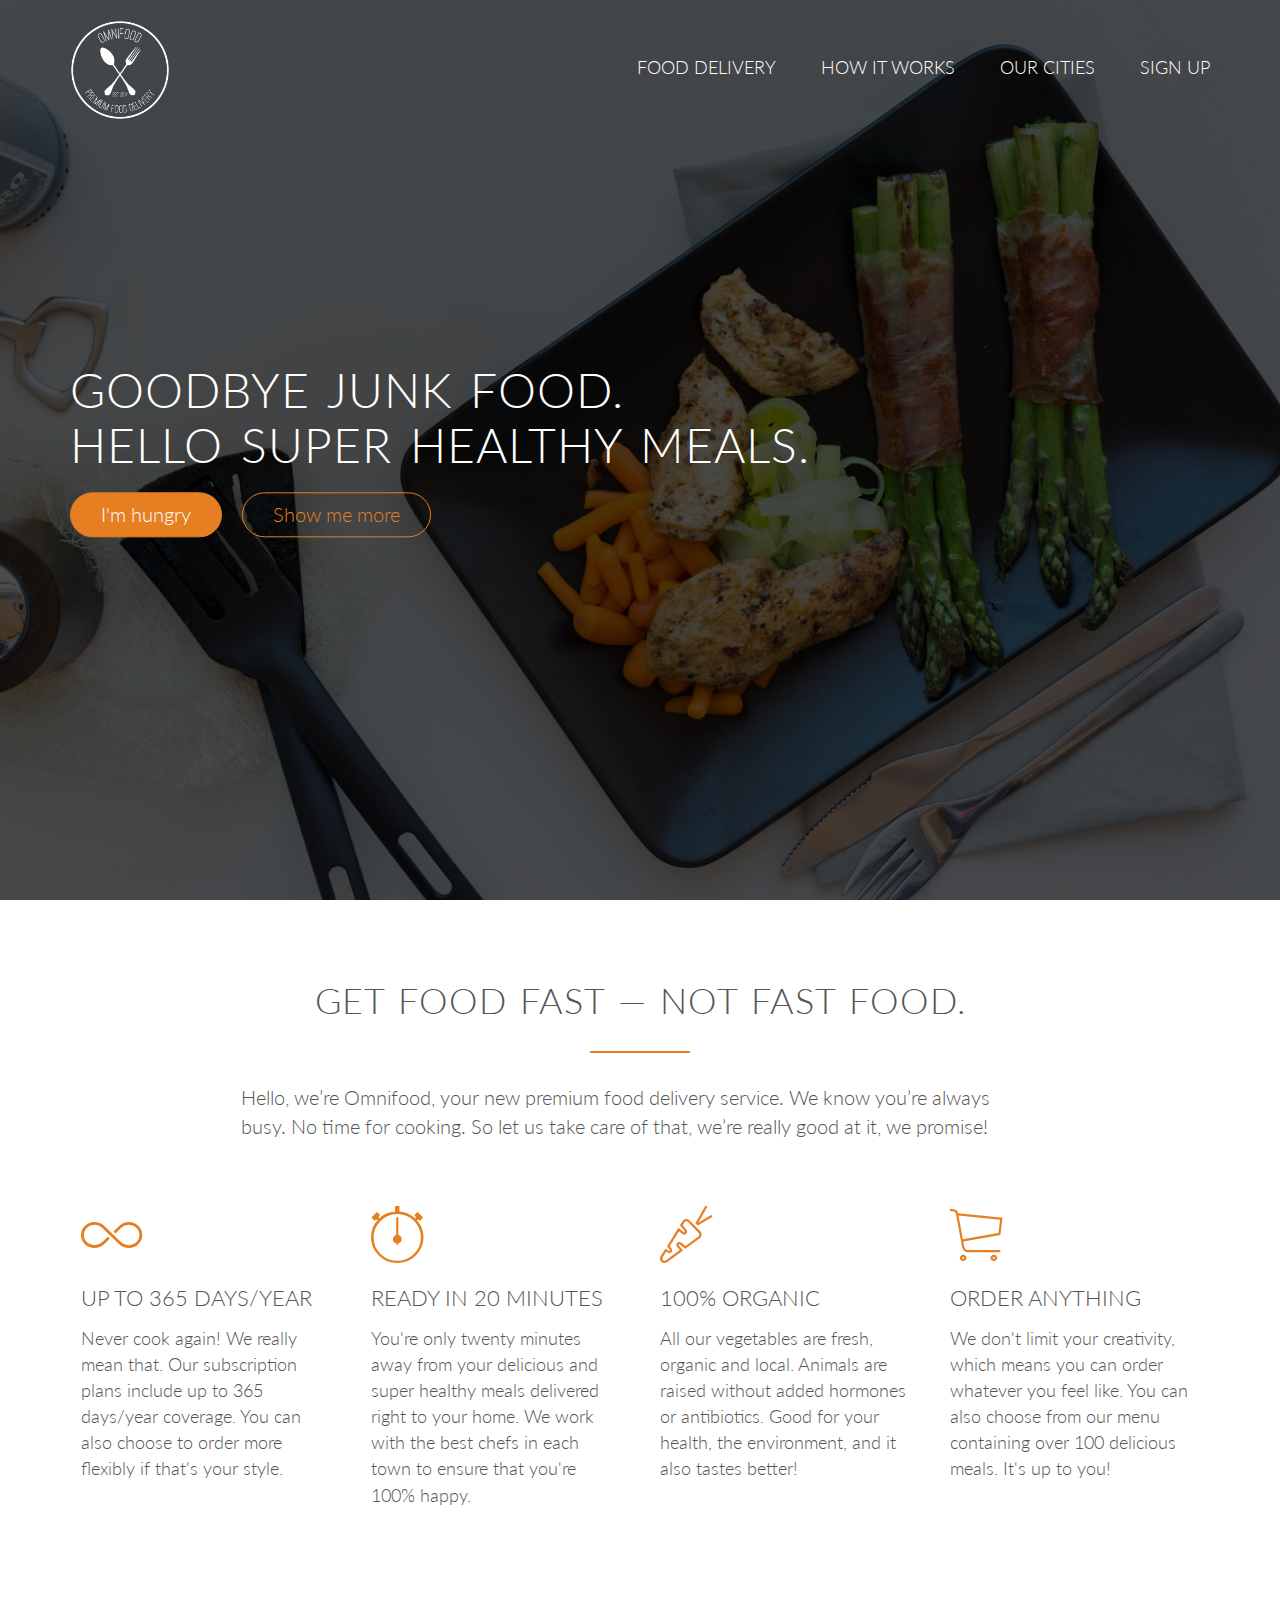
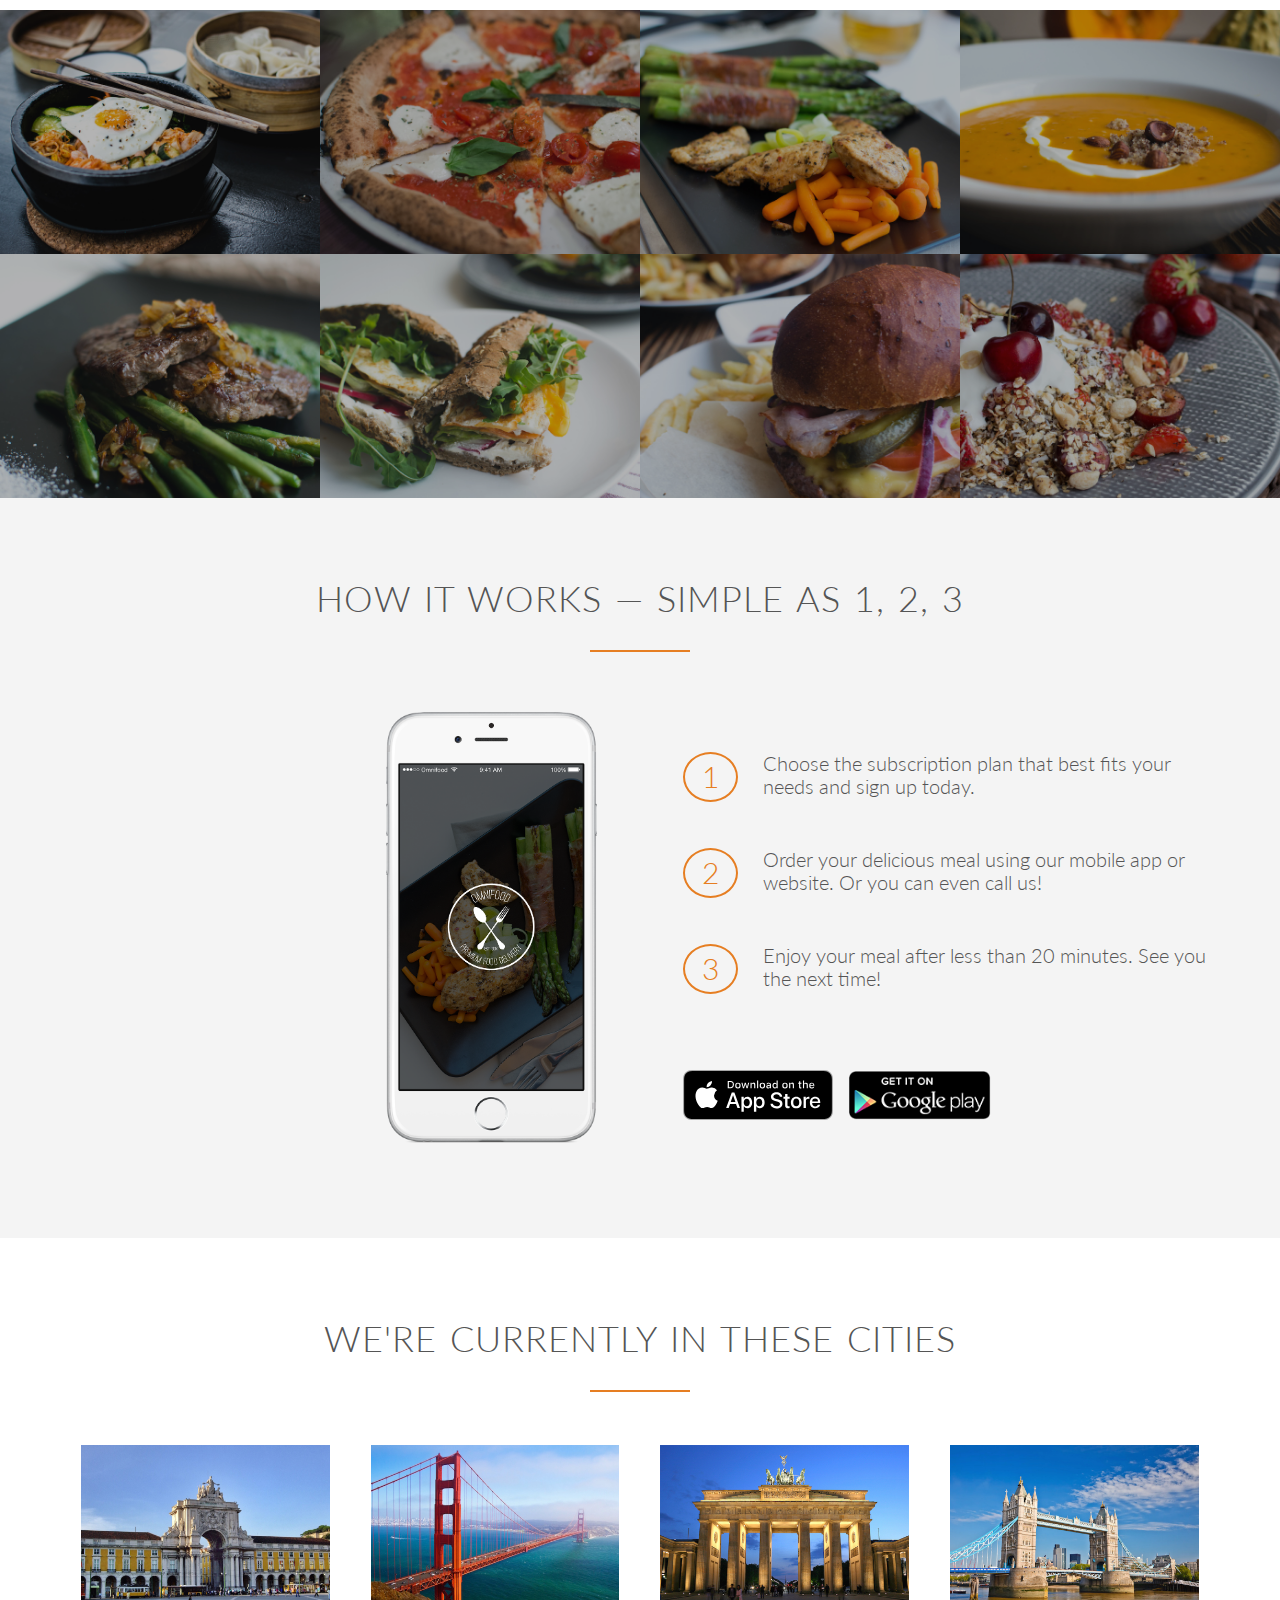
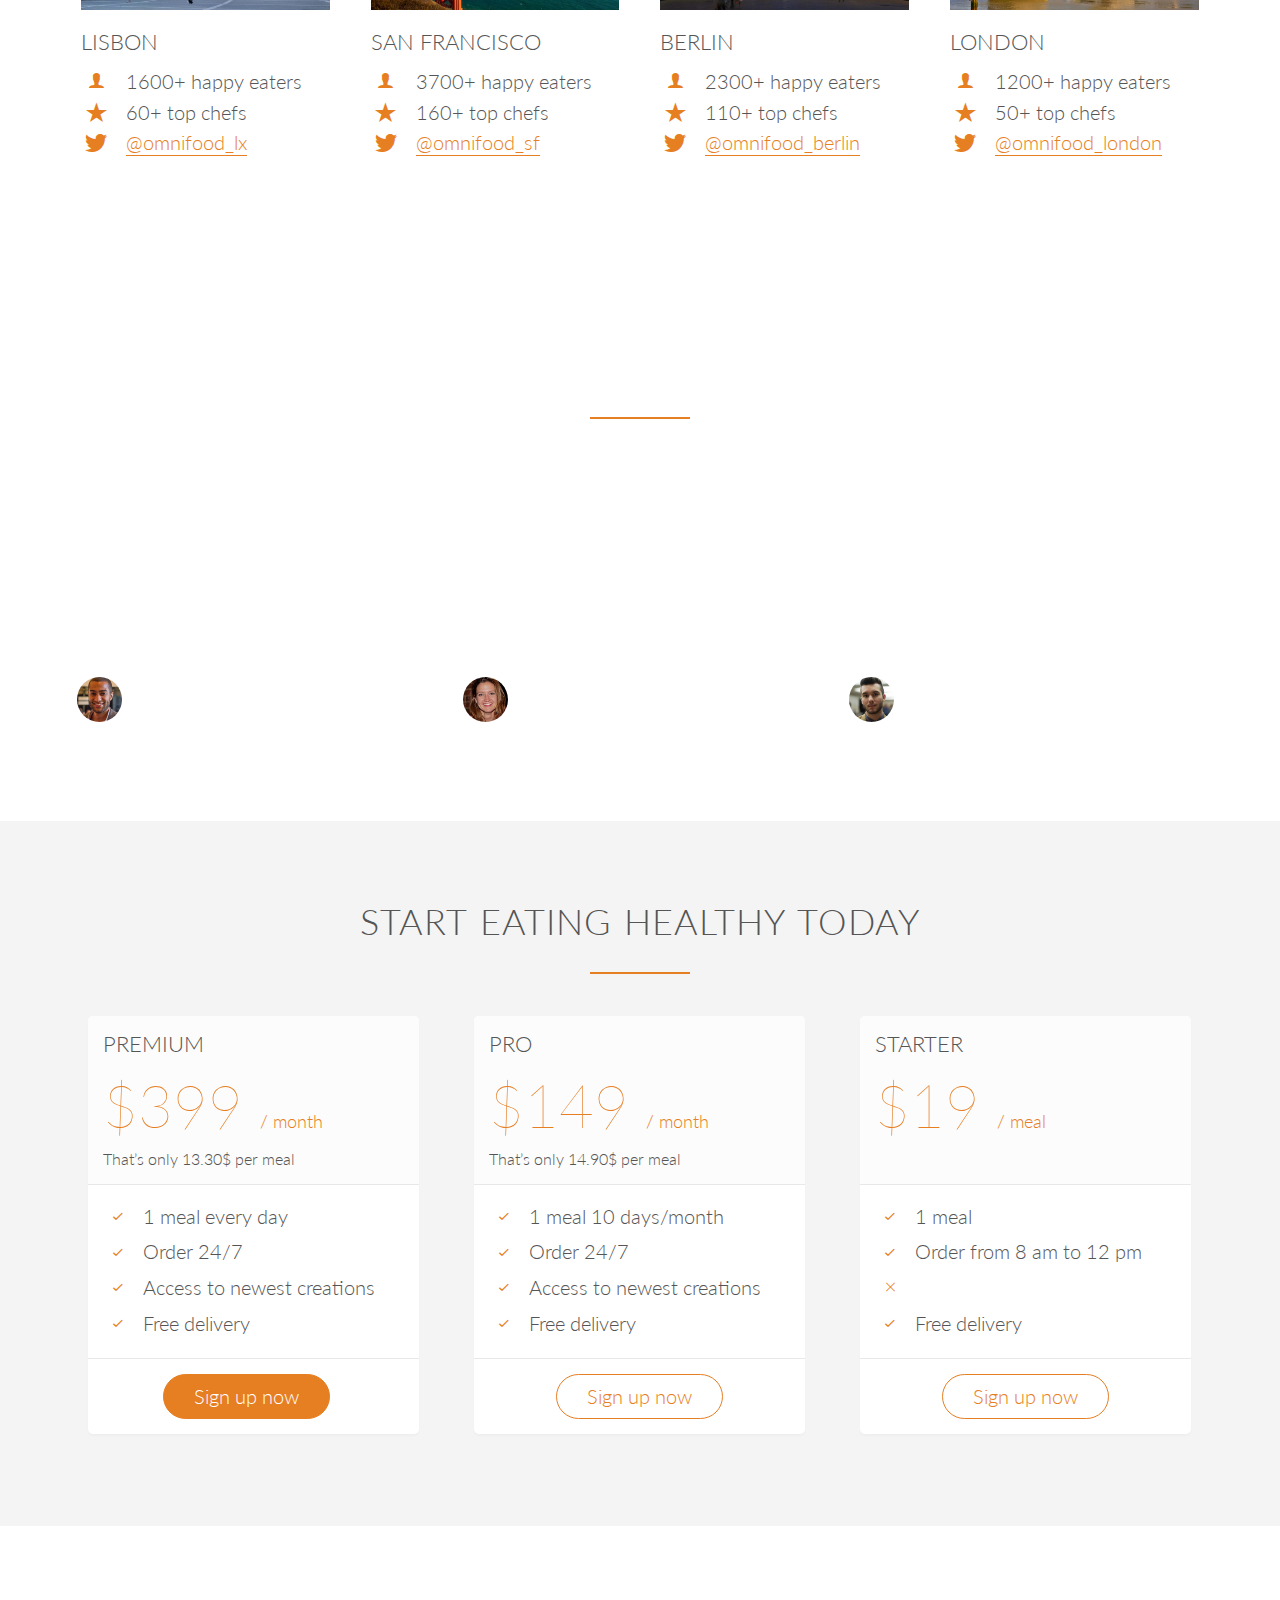
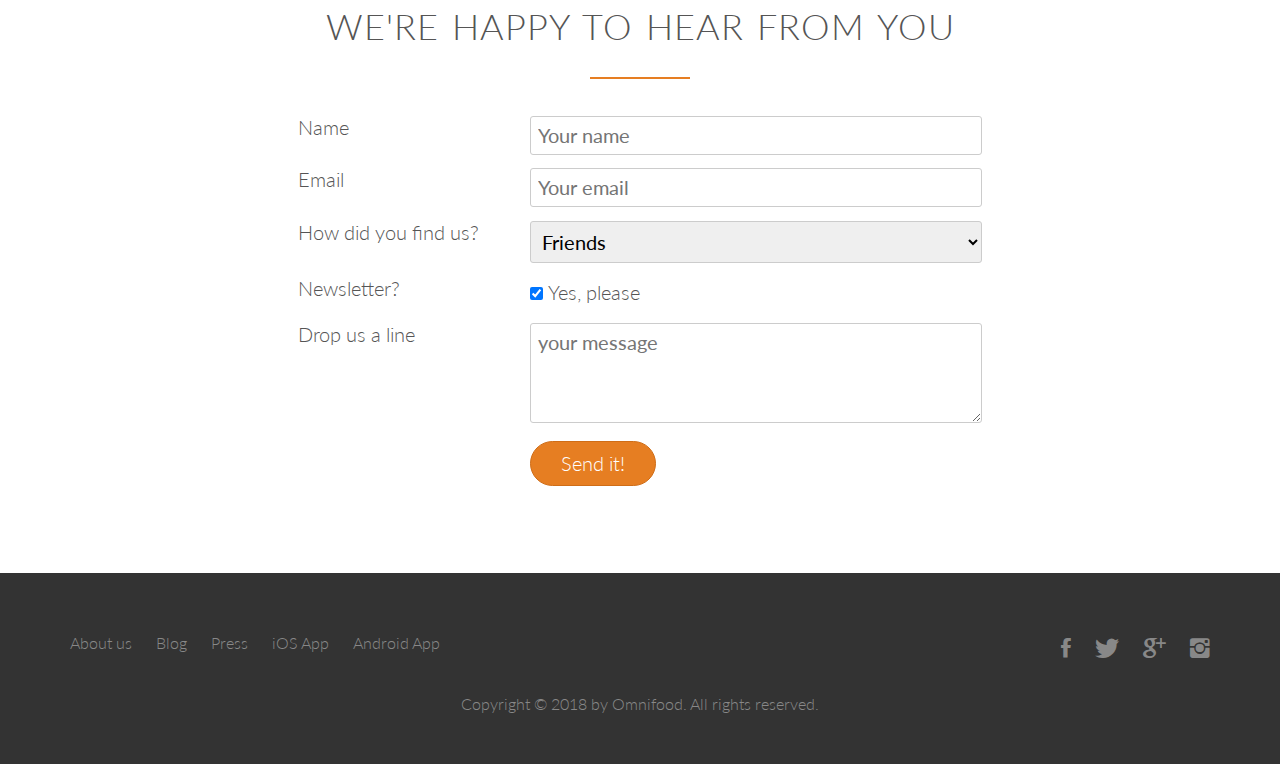
<file: junk_food_page/index.html>
<!DOCTYPE html>
<html lang="en">
  <head>
    <meta charset="utf-8">
    <link rel="stylesheet" type="text/css" href="vendors/css/normalize.css">
    <link rel="stylesheet" type="text/css" href="vendors/css/grid.css">
    <link rel="stylesheet" type="text/css" href="vendors/css/ionicons.min.css">
    <link rel="stylesheet" type="text/css" href="resources/css/style.css">
    <link href="https://fonts.googleapis.com/css?family=Lato:100,300,300i,400" rel="stylesheet" type="text/css">
    <title>Omnifood</title>
  </head>
  <body>
    <header>
      <nav>
        <div class="row">
          <img class="logo" src="resources/css/images/logo-white.png" alt="Omnifood LOGO">
          <ul class="main-nav">
            <li><a href="#">Food delivery</a></li>
            <li><a href="#">How it works</a></li>
            <li><a href="#">Our cities</a></li>
            <li><a href="#">Sign up</a></li>
          </ul>
        </div>
      </nav>
      <div class="hero-text-box">
        <h1>Goodbye junk food.<br>Hello super healthy meals.</h1>
        <a class="btn btn-full" href="#">I'm hungry</a>
        <a class="btn btn-ghost" href="#">Show me more</a>
      </div>
    </header>
    <section class="section-features">
      <div class="row">
        <h2>Get food fast &mdash; not fast food.</h2>
        <p class="long-copy">
          Hello, we’re Omnifood, your new premium food delivery service. We know you’re always busy. No time for cooking. So let us take care of that, we’re really good at it, we promise!
        </p>
      </div>
      <div class="row">
          <div class="col span-1-of-4 box">
            <i class="ion-ios-infinite-outline icon-big"></i>
            <h3>Up to 365 days/year</h3>
            <p>
              Never cook again! We really mean that. Our subscription plans include up to 365 days/year coverage. You can also choose to order more flexibly if that's your style.
            </p>
          </div>
          <div class="col span-1-of-4 box">
            <i class="ion-ios-stopwatch-outline icon-big"></i>
            <h3>Ready in 20 minutes</h3>
            <p>
              You're only twenty minutes away from your delicious and super healthy meals delivered right to your home. We work with the best chefs in each town to ensure that you're 100% happy.
            </p>
          </div>
          <div class="col span-1-of-4 box">
            <i class="ion-ios-nutrition-outline icon-big"></i>
            <h3>100% organic</h3>
            <p>
              All our vegetables are fresh, organic and local. Animals are raised without added hormones or antibiotics. Good for your health, the environment, and it also tastes better!
            </p>
          </div>
          <div class="col span-1-of-4 box">
            <i class="ion-ios-cart-outline icon-big"></i>
            <h3>Order anything</h3>
            <p>
              We don't limit your creativity, which means you can order whatever you feel like. You can also choose from our menu containing over 100 delicious meals. It's up to you!
            </p>
          </div>
      </div>
    </section>
    <section class="section-meals">
      <ul class="meals-showcase clearfix">
        <li>
          <figure class="meal-photo">
            <img src="resources/images/1.jpg" alt="Korean bibimbap with egg and vegetables">
          </figure>
        </li>
        <li>
          <figure class="meal-photo">
            <img src="resources/images/2.jpg" alt="Simple italian pizza with cherry tomatoes">
          </figure>
        </li>
        <li>
          <figure class="meal-photo">
            <img src="resources/images/3.jpg" alt="Chicken breast steak with vegetables">
          </figure>
        </li>
        <li>
          <figure class="meal-photo">
            <img src="resources/images/4.jpg" alt="Autumn pumpkin soup">
          </figure>
        </li>
      </ul>
      <ul class="meals-showcase clearfix">
        <li>
          <figure class="meal-photo">
            <img src="resources/images/5.jpg" alt="Paleo beef steak with vegetables">
          </figure>
        </li>
        <li>
          <figure class="meal-photo">
            <img src="resources/images/6.jpg" alt="Healthy baguette with egg and vegetables">
          </figure>
        </li>
        <li>
          <figure class="meal-photo">
            <img src="resources/images/7.jpg" alt="Burger with cheddar and bacon">
          </figure>
        </li>
        <li>
          <figure class="meal-photo">
            <img src="resources/images/8.jpg" alt="Granola with cherries and strawberries">
          </figure>
        </li>
      </ul>
    </section>
    <section class="section-steps">
      <div class="row">
        <h2>How it works &mdash; Simple as 1, 2, 3</h2>
      </div>
      <div class="row">
        <div class="col span-1-of-2 steps-box">
          <img src="resources/images/app-iPhone.png" class="app-screen" alt="Omnifood app on iPhone">
        </div>
        <div class="col span-1-of-2 steps-box">
          <div class="works-step">
            <div>1</div>
            <p>Choose the subscription plan that best fits your needs and sign up today.</p>
          </div>
          <div class="works-step">
            <div>2</div>
            <p>Order your delicious meal using our mobile app or website. Or you can even call us!</p>
          </div>
          <div class="works-step">
            <div>3</div>
            <p>Enjoy your meal after less than 20 minutes. See you the next time!</p>
          </div>
          <a href="#" class="btn-app"><img src="resources/images/download-app.svg" alt="App Store Button"></a>
          <a href="#" class="btn-app"><img src="resources/images/download-app-android.png" alt="App Store Button"></a>
        </div>
      </div>
    </section>
    <section class="section-cities">
      <div class="row">
        <h2>We're currently in these cities</h2>
      </div>
      <div class="row">
        <div class="col span-1-of-4 box">
          <img class="cities-image" src="resources/images/lisbon-3.jpg" alt="Lisbon">
          <h3>Lisbon</h3>
          <div class="city-future">
            <i class="ion-ios-person icon-small"></i>
            1600+ happy eaters
          </div>
          <div class="city-future">
            <i class="ion-ios-star icon-small"></i>
            60+ top chefs
          </div>
          <div class="city-future">
            <i class="ion-social-twitter icon-small"></i>
            <a href="#">@omnifood_lx</a>
          </div>
        </div>
        <div class="col span-1-of-4 box">
          <img class="cities-image" src="resources/images/san-francisco.jpg" alt="San Francisco">
          <h3>San Francisco</h3>
          <div class="city-future">
            <i class="ion-ios-person icon-small"></i>
            3700+ happy eaters
          </div>
          <div class="city-future">
            <i class="ion-ios-star icon-small"></i>
            160+ top chefs
          </div>
          <div class="city-future">
            <i class="ion-social-twitter icon-small"></i>
            <a href="#">@omnifood_sf</a>
          </div>
        </div>
        <div class="col span-1-of-4 box">
          <img class="cities-image" src="resources/images/berlin.jpg" alt="Berlin">
          <h3>Berlin</h3>
          <div class="city-future">
            <i class="ion-ios-person icon-small"></i>
            2300+ happy eaters
          </div>
          <div class="city-future">
            <i class="ion-ios-star icon-small"></i>
            110+ top chefs
          </div>
          <div class="city-future">
            <i class="ion-social-twitter icon-small"></i>
            <a href="#">@omnifood_berlin</a>
          </div>
        </div>
        <div class="col span-1-of-4 box">
          <img class="cities-image" src="resources/images/london.jpg" alt="London">
          <h3>London</h3>
          <div class="city-future">
            <i class="ion-ios-person icon-small"></i>
            1200+ happy eaters
          </div>
          <div class="city-future">
            <i class="ion-ios-star icon-small"></i>
            50+ top chefs
          </div>
          <div class="city-future">
            <i class="ion-social-twitter icon-small"></i>
            <a href="#">@omnifood_london</a>
          </div>
        </div>
      </div>
    </section>
    <section class="section-testimonials">
      <div class="row">
        <h2>Our customers can't live without us</h2>
      </div>
      <div class="row">
        <div class="col span-1-of-3">
          <blockquote>
            Omnifood is just awesome! I just launched a startup which leaves me with no time for cooking, so Omnifood is a life-saver. Now that I got used to it, I couldn't live without my daily meals!
            <cite><img src="resources/images/customer-1.jpg" alt="Alberto Duncan">Alberto Duncan</cite>
          </blockquote>
        </div>
        <div class="col span-1-of-3">
          <blockquote>
            Inexpensive, healthy and great-tasting meals, delivered right to my home. We have lots of food delivery here in Lisbon, but no one comes even close to Omifood. Me and my family are so in love!
            <cite><img src="resources/images/customer-2.jpg" alt="Joana Silva">Joana Silva</cite>
          </blockquote>
        </div>
        <div class="col span-1-of-3">
          <blockquote>
            I was looking for a quick and easy food delivery service in San Franciso. I tried a lot of them and ended up with Omnifood. Best food delivery service in the Bay Area. Keep up the great work!
            <cite><img src="resources/images/customer-3.jpg" alt="Milton Chapman">Milton Chapman</cite>
          </blockquote>
        </div>
      </div>
    </section>
    <section class="section-plans">
      <div class="row">
        <h2>Start eating healthy today</h2>
      </div>
      <div class="row">
        <div class="col span-1-of-3">
          <div class="plan-box">
            <div>
              <h3>Premium</h3>
              <p class="plan-price">$399 <span>/ month</span></p>
              <p class="plan-price-meal">That’s only 13.30$ per meal</p>
            </div>
            <div>
              <ul>
                <li><i class="ion-ios-checkmark-empty icon-small"></i>1 meal every day</li>
                <li><i class="ion-ios-checkmark-empty icon-small"></i>Order 24/7</li>
                <li><i class="ion-ios-checkmark-empty icon-small"></i>Access to newest creations</li>
                <li><i class="ion-ios-checkmark-empty icon-small"></i>Free delivery</li>
              </ul>
            </div>
            <div>
              <a href="#" class="btn btn-full">Sign up now</a>
            </div>
          </div>
        </div>
        <div class="col span-1-of-3">
          <div class="plan-box">
            <div>
              <h3>Pro</h3>
              <p class="plan-price">$149 <span>/ month</span></p>
              <p class="plan-price-meal">That’s only 14.90$ per meal</p>
            </div>
            <div>
              <ul>
                <li><i class="ion-ios-checkmark-empty icon-small"></i>1 meal 10 days/month</li>
                <li><i class="ion-ios-checkmark-empty icon-small"></i>Order 24/7</li>
                <li><i class="ion-ios-checkmark-empty icon-small"></i>Access to newest creations</li>
                <li><i class="ion-ios-checkmark-empty icon-small"></i>Free delivery</li>
              </ul>
            </div>
            <div>
              <a href="#" class="btn btn-ghost">Sign up now</a>
            </div>
          </div>
        </div>
        <div class="col span-1-of-3">
          <div class="plan-box">
            <div>
              <h3>Starter</h3>
              <p class="plan-price">$19 <span>/ meal</span></p>
              <p class="plan-price-meal">&nbsp;</p>
            </div>
            <div>
              <ul>
                <li><i class="ion-ios-checkmark-empty icon-small"></i>1 meal</li>
                <li><i class="ion-ios-checkmark-empty icon-small"></i>Order from 8 am to 12 pm</li>
                <li><i class="ion-ios-close-empty icon-small"></i></li>
                <li><i class="ion-ios-checkmark-empty icon-small"></i>Free delivery</li>
              </ul>
            </div>
            <div>
              <a href="#" class="btn btn-ghost">Sign up now</a>
            </div>
          </div>
        </div>
      </div>
    </section>
    <section class="section-form">
      <div class="row">
        <h2>We're happy to hear from you</h2>
      </div>
      <div class="row">
        <form class="contact-form" action="#" method="post">
          <div class="row">
            <div class="col span-1-of-3">
              <label for="name">Name</label>
            </div>
            <div class="col span-2-of-3">
              <input type="text" name="name" id="name" placeholder="Your name" required>
            </div>
          </div>
          <div class="row">
            <div class="col span-1-of-3">
              <label for="email">Email</label>
            </div>
            <div class="col span-2-of-3">
              <input type="email" name="email" id="email" placeholder="Your email" required>
            </div>
          </div>
          <div class="row">
            <div class="col span-1-of-3">
              <label for="find-us">How did you find us?</label>
            </div>
            <div class="col span-2-of-3">
              <select name="find-us" id="find-us">
                <option value="friends" selected>Friends</option>
                <option value="search">Search engine</option>
                <option value="ad">Advertisement</option>
                <option value="other">Other</option>
              </select>
            </div>
          </div>
          <div class="row">
            <div class="col span-1-of-3">
              <label for="news">Newsletter?</label>
            </div>
            <div class="col span-2-of-3">
              <input type="checkbox" name="news" id="news" checked>Yes, please
            </div>
          </div>
          <div class="row">
            <div class="col span-1-of-3">
              <label>Drop us a line</label>
            </div>
            <div class="col span-2-of-3">
              <textarea name="message" placeholder="your message"></textarea>
            </div>
          </div>
          <div class="row">
            <div class="col span-1-of-3">
              <label>&nbsp;</label>
            </div>
            <div class="col span-2-of-3">
              <input type="submit" value="Send it!">
            </div>
          </div>
        </form>
      </div>
    </section>
    <footer>
      <div class="row">
        <div class="col span-1-of-2">
          <ul class="footer-nav">
            <li><a href="#">About us</a></li>
            <li><a href="#">Blog</a></li>
            <li><a href="#">Press</a></li>
            <li><a href="#">iOS App</a></li>
            <li><a href="#">Android App</a></li>
          </ul>
        </div>
        <div class="col span-1-of-2">
          <ul class="social-links">
            <li><a href="#"><i class="ion-social-facebook"></i></a></li>
            <li><a href="#"><i class="ion-social-twitter"></i></a></li>
            <li><a href="#"><i class="ion-social-googleplus"></i></a></li>
            <li><a href="#"><i class="ion-social-instagram"></i></a></li>
          </ul>
        </div>
      </div>
      <div class="row">
        <p>
          Copyright &copy; 2018 by Omnifood. All rights reserved.
        </p>
      </div>
    </footer>
  </body>
</html>
</file>
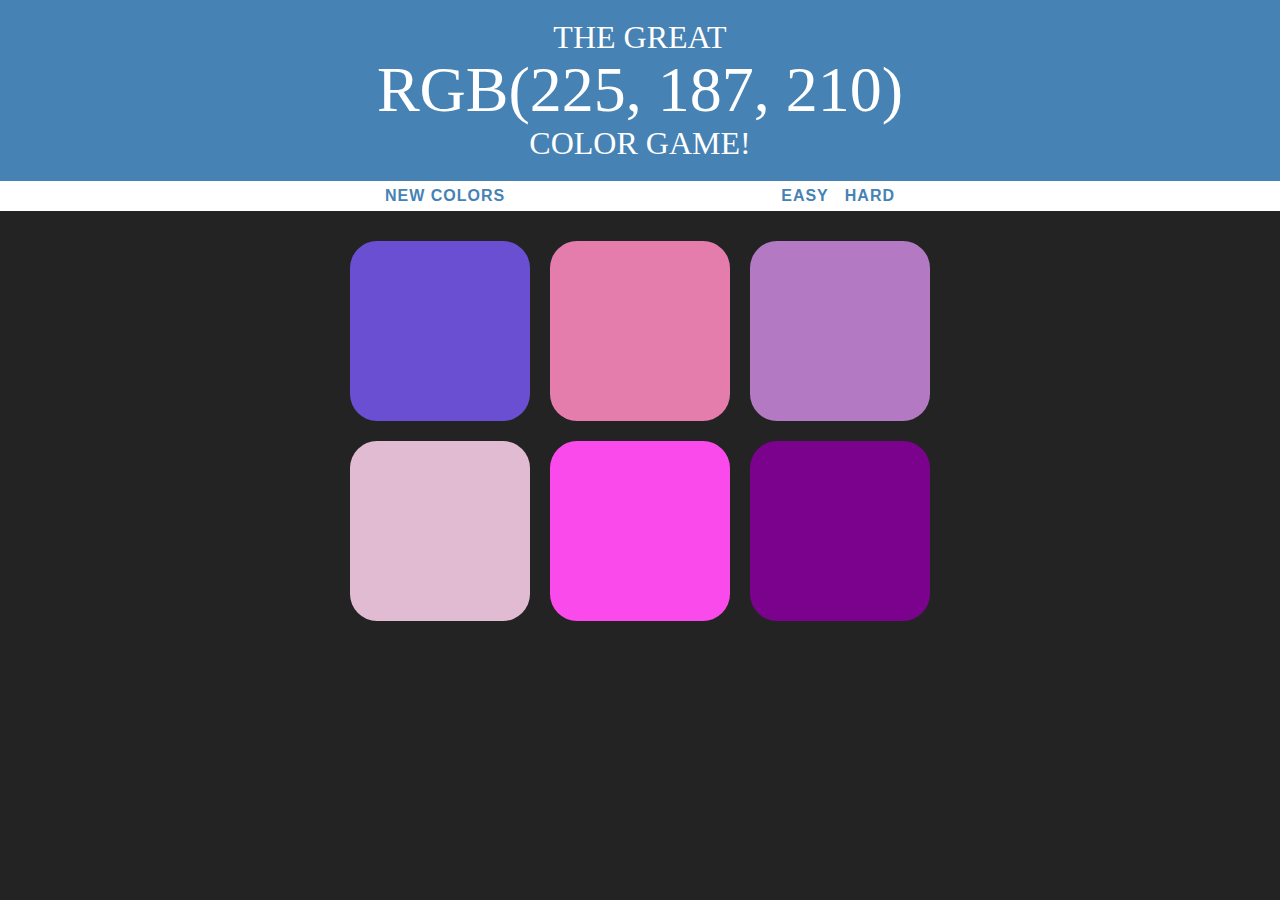
<file: colorGame/colorGame.html>
<!DOCTYPE html>
<html>
  <head>
    <meta charset="utf-8">
    <title>Color Game</title>
    <link rel="stylesheet" href="..\colorGame\colorGame.css">
  </head>
  <body>
    <h1>The Great
      <br>
      <span id="colorDisplay">RGB</span>
      <br>
      Color Game!
    </h1>

    <div id="stripe">
      <button id="reset">New Colors</button>
      <span id="message"></span>
      <button class="mode">Easy</button>
      <button class="mode" class="selected">Hard</button>
    </div>

    <div class="container">
      <div class="square"></div>
      <div class="square"></div>
      <div class="square"></div>
      <div class="square"></div>
      <div class="square"></div>
      <div class="square"></div>
    </div>
    <script type="text/javascript" src="..\colorGame\colorGame.js">

    </script>
  </body>
</html>
</file>
<file: junk_food_page/vendors/css/grid.css>
/*  SECTIONS  ============================================================================= */

.section {
	clear: both;
	padding: 0px;
	margin: 0px;
}

/*  GROUPING  ============================================================================= */

.row {
    zoom: 1; /* For IE 6/7 (trigger hasLayout) */
}

.row:before,
.row:after {
    content:"";
    display:table;
}
.row:after {
    clear:both;
}

/*  GRID COLUMN SETUP   ==================================================================== */

.col {
	display: block;
	float:left;
	margin: 1% 0 1% 1.6%;
}

.col:first-child { margin-left: 0; } /* all browsers except IE6 and lower */


/*  REMOVE MARGINS AS ALL GO FULL WIDTH AT 480 PIXELS */

@media only screen and (max-width: 480px) {
	.col { 
		/*margin: 1% 0 1% 0%;*/
        margin: 0;
	}
}


/*  GRID OF TWO   ============================================================================= */


.span-2-of-2 {
	width: 100%;
}

.span-1-of-2 {
	width: 49.2%;
}

/*  GO FULL WIDTH AT LESS THAN 480 PIXELS */

@media only screen and (max-width: 480px) {
	.span-2-of-2 {
		width: 100%; 
	}
	.span-1-of-2 {
		width: 100%; 
	}
}


/*  GRID OF THREE   ============================================================================= */

	
.span-3-of-3 {
	width: 100%; 
}

.span-2-of-3 {
	width: 66.13%; 
}

.span-1-of-3 {
	width: 32.26%; 
}


/*  GO FULL WIDTH AT LESS THAN 480 PIXELS */

@media only screen and (max-width: 480px) {
	.span-3-of-3 {
		width: 100%; 
	}
	.span-2-of-3 {
		width: 100%; 
	}
	.span-1-of-3 {
		width: 100%;
	}
}

/*  GRID OF FOUR   ============================================================================= */

	
.span-4-of-4 {
	width: 100%; 
}

.span-3-of-4 {
	width: 74.6%; 
}

.span-2-of-4 {
	width: 49.2%; 
}

.span-1-of-4 {
	width: 23.8%; 
}


/*  GO FULL WIDTH AT LESS THAN 480 PIXELS */

@media only screen and (max-width: 480px) {
	.span-4-of-4 {
		width: 100%; 
	}
	.span-3-of-4 {
		width: 100%; 
	}
	.span-2-of-4 {
		width: 100%; 
	}
	.span-1-of-4 {
		width: 100%; 
	}
}


/*  GRID OF FIVE   ============================================================================= */

	
.span-5-of-5 {
	width: 100%;
}

.span-4-of-5 {
  	width: 79.68%; 
}

.span-3-of-5 {
  	width: 59.36%; 
}

.span-2-of-5 {
  	width: 39.04%;
}

.span-1-of-5 {
  	width: 18.72%;
}


/*  GO FULL WIDTH AT LESS THAN 480 PIXELS */

@media only screen and (max-width: 480px) {
	.span-5-of-5 {
		width: 100%; 
	}
	.span-4-of-5 {
		width: 100%; 
	}
	.span-3-of-5 {
		width: 100%; 
	}
	.span-2-of-5 {
		width: 100%; 
	}
	.span-1-of-5 {
		width: 100%; 
	}
}


/*  GRID OF SIX   ============================================================================= */


.span-6-of-6 {
	width: 100%;
}

.span-5-of-6 {
  	width: 83.06%;
}

.span-4-of-6 {
  	width: 66.13%;
}

.span-3-of-6 {
  	width: 49.2%;
}

.span-2-of-6 {
  	width: 32.26%;
}

.span-1-of-6 {
  	width: 15.33%;
}


/*  GO FULL WIDTH AT LESS THAN 480 PIXELS */

@media only screen and (max-width: 480px) {
	.span-6-of-6 {
		width: 100%; 
	}
	.span-5-of-6 {
		width: 100%; 
	}
	.span-4-of-6 {
		width: 100%; 
	}
	.span-3-of-6 {
		width: 100%; 
	}
	.span-2-of-6 {
		width: 100%; 
	}
	.span-1-of-6 {
		width: 100%; 
	}
}



/*  GRID OF SEVEN   ============================================================================= */


.span-7-of-7 {
	width: 100%;
}

.span-6-of-7 {
	width: 85.48%;
}

.span-5-of-7 {
  	width: 70.97%;
}

.span-4-of-7 {
  	width: 56.45%;
}

.span-3-of-7 {
  	width: 41.94%;
}

.span-2-of-7 {
  	width: 27.42%;
}

.span-1-of-7 {
  	width: 12.91%;
}


/*  GO FULL WIDTH AT LESS THAN 480 PIXELS */

@media only screen and (max-width: 480px) {
	.span-7-of-7 {
		width: 100%; 
	}
	.span-6-of-7 {
		width: 100%; 
	}
	.span-5-of-7 {
		width: 100%; 
	}
	.span-4-of-7 {
		width: 100%; 
	}
	.span-3-of-7 {
		width: 100%; 
	}
	.span-2-of-7 {
		width: 100%; 
	}
	.span-1-of-7 {
		width: 100%; 
	}
}


/*  GRID OF EIGHT   ============================================================================= */

	
.span-8-of-8 {
	width: 100%;
}

.span-7-of-8 {
	width: 87.3%; 
}

.span-6-of-8 {
	width: 74.6%; 
}

.span-5-of-8 {
	width: 61.9%; 
}

.span-4-of-8 {
	width: 49.2%; 
}

.span-3-of-8 {
	width: 36.5%;
}

.span-2-of-8 {
	width: 23.8%; 
}

.span-1-of-8 {
	width: 11.1%; 
}


/*  GO FULL WIDTH AT LESS THAN 480 PIXELS */

@media only screen and (max-width: 480px) {
	.span-8-of-8 {
		width: 100%; 
	}
	.span-7-of-8 {
		width: 100%; 
	}
	.span-6-of-8 {
		width: 100%; 
	}
	.span-5-of-8 {
		width: 100%; 
	}
	.span-4-of-8 {
		width: 100%; 
	}
	.span-3-of-8 {
		width: 100%; 
	}
	.span-2-of-8 {
		width: 100%; 
	}
	.span-1-of-8 {
		width: 100%; 
	}
}


/*  GRID OF NINE   ============================================================================= */


.span-9-of-9 {
	width: 100%;
}

.span-8-of-9 {
	width: 88.71%;
}

.span-7-of-9 {
	width: 77.42%; 
}

.span-6-of-9 {
	width: 66.13%; 
}

.span-5-of-9 {
	width: 54.84%; 
}

.span-4-of-9 {
	width: 43.55%; 
}

.span-3-of-9 {
	width: 32.26%;
}

.span-2-of-9 {
	width: 20.97%; 
}

.span-1-of-9 {
	width: 9.68%; 
}


/*  GO FULL WIDTH AT LESS THAN 480 PIXELS */

@media only screen and (max-width: 480px) {
	.span-9-of-9 {
		width: 100%; 
	}
	.span-8-of-9 {
		width: 100%; 
	}
	.span-7-of-9 {
		width: 100%; 
	}
	.span-6-of-9 {
		width: 100%; 
	}
	.span-5-of-9 {
		width: 100%; 
	}
	.span-4-of-9 {
		width: 100%; 
	}
	.span-3-of-9 {
		width: 100%; 
	}
	.span-2-of-9 {
		width: 100%; 
	}
	.span-1-of-9 {
		width: 100%; 
	}
}


/*  GRID OF TEN   ============================================================================= */


.span-10-of-10 {
	width: 100%;
}

.span-9-of-10 {
	width: 89.84%;
}

.span-8-of-10 {
	width: 79.68%;
}

.span-7-of-10 {
	width: 69.52%; 
}

.span-6-of-10 {
	width: 59.36%; 
}

.span-5-of-10 {
	width: 49.2%; 
}

.span-4-of-10 {
	width: 39.04%; 
}

.span-3-of-10 {
	width: 28.88%;
}

.span-2-of-10 {
	width: 18.72%; 
}

.span-1-of-10 {
	width: 8.56%; 
}


/*  GO FULL WIDTH AT LESS THAN 480 PIXELS */

@media only screen and (max-width: 480px) {
	.span-10-of-10 {
		width: 100%; 
	}
	.span-9-of-10 {
		width: 100%; 
	}
	.span-8-of-10 {
		width: 100%; 
	}
	.span-7-of-10 {
		width: 100%; 
	}
	.span-6-of-10 {
		width: 100%; 
	}
	.span-5-of-10 {
		width: 100%; 
	}
	.span-4-of-10 {
		width: 100%; 
	}
	.span-3-of-10 {
		width: 100%; 
	}
	.span-2-of-10 {
		width: 100%; 
	}
	.span-1-of-10 {
		width: 100%; 
	}
}


/*  GRID OF ELEVEN   ============================================================================= */

.span-11-of-11 {
	width: 100%;
}

.span-10-of-11 {
	width: 90.76%;
}

.span-9-of-11 {
	width: 81.52%;
}

.span-8-of-11 {
	width: 72.29%;
}

.span-7-of-11 {
	width: 63.05%; 
}

.span-6-of-11 {
	width: 53.81%; 
}

.span-5-of-11 {
	width: 44.58%; 
}

.span-4-of-11 {
	width: 35.34%; 
}

.span-3-of-11 {
	width: 26.1%;
}

.span-2-of-11 {
	width: 16.87%; 
}

.span-1-of-11 {
	width: 7.63%; 
}


/*  GO FULL WIDTH AT LESS THAN 480 PIXELS */

@media only screen and (max-width: 480px) {
	.span-11-of-11 {
		width: 100%; 
	}
	.span-10-of-11 {
		width: 100%; 
	}
	.span-9-of-11 {
		width: 100%; 
	}
	.span-8-of-11 {
		width: 100%; 
	}
	.span-7-of-11 {
		width: 100%; 
	}
	.span-6-of-11 {
		width: 100%; 
	}
	.span-5-of-11 {
		width: 100%; 
	}
	.span-4-of-11 {
		width: 100%; 
	}
	.span-3-of-11 {
		width: 100%; 
	}
	.span-2-of-11 {
		width: 100%; 
	}
	.span-1-of-11 {
		width: 100%; 
	}
}


/*  GRID OF TWELVE   ============================================================================= */

.span-12-of-12 {
	width: 100%;
}

.span-11-of-12 {
	width: 91.53%;
}

.span-10-of-12 {
	width: 83.06%;
}

.span-9-of-12 {
	width: 74.6%;
}

.span-8-of-12 {
	width: 66.13%;
}

.span-7-of-12 {
	width: 57.66%; 
}

.span-6-of-12 {
	width: 49.2%; 
}

.span-5-of-12 {
	width: 40.73%; 
}

.span-4-of-12 {
	width: 32.26%; 
}

.span-3-of-12 {
	width: 23.8%;
}

.span-2-of-12 {
	width: 15.33%; 
}

.span-1-of-12 {
	width: 6.86%; 
}


/*  GO FULL WIDTH AT LESS THAN 480 PIXELS */

@media only screen and (max-width: 480px) {
	.span-12-of-12 {
		width: 100%; 
	}
	.span-11-of-12 {
		width: 100%; 
	}
	.span-10-of-12 {
		width: 100%; 
	}
	.span-9-of-12 {
		width: 100%; 
	}
	.span-8-of-12 {
		width: 100%; 
	}
	.span-7-of-12 {
		width: 100%; 
	}
	.span-6-of-12 {
		width: 100%; 
	}
	.span-5-of-12 {
		width: 100%; 
	}
	.span-4-of-12 {
		width: 100%; 
	}
	.span-3-of-12 {
		width: 100%; 
	}
	.span-2-of-12 {
		width: 100%; 
	}
	.span-1-of-12 {
		width: 100%; 
	}
}
</file>
<file: junk_food_page/resources/css/style.css>
/*----------------------------------*/
/*Basic setup*/
/*----------------------------------*/

* {
  margin: 0;
  padding: 0;
  box-sizing: border-box;
}

html {
  background-color: #fff;
  color: #555;
  font-family: "Lato", "Arial", sans-serif;
  font-weight: 300;
  font-size: 20px;
  text-rendering: optimizeLegibility;
}

.clearfix {zoom: 1}
.clearfix:after {
  content: ".";
  clear: both;
  display: block;
  height: 0;
  visibility: hidden;
}

/*----------------------------------*/
/*Reusable components*/
/*----------------------------------*/

.row {
  max-width: 1140px;
  margin: 0 auto;
}

section {
  padding: 80px 0;
}

.box {
  padding: 1%;
}

/*Headings*/
h1, h2, h3 {
  font-weight: 300;
  text-transform: uppercase;
}

h1 {
  margin-top: 0;
  margin-bottom: 20px;
  color: #fff;
  font-size: 240%;
  word-spacing: 4px;
  letter-spacing: 1px;
}

h2 {
  font-size: 180%;
  word-spacing: 2px;
  text-align: center;
  margin-bottom: 30px;
  letter-spacing: 1px;
}

h3 {
  font-size: 110%;
  margin-bottom: 15px;
}

h2:after {
  display: block;
  height: 2px;
  background-color: #e67e22;
  content: " ";
  width: 100px;
  margin: 0 auto;
  margin-top: 30px;
}

/*Paragraphs*/

.long-copy {
  line-height: 145%;
  width: 70%;
  margin-left: 15%;
}

.box p {
  font-size: 90%;
  line-height: 145%;
}

/*Icons*/
.icon-big {
  font-size: 350%;
  display: block;
  color: #e67e22;
  margin-bottom: 10px;
}

.icon-small {
  display: inline-block;
  width: 30px;
  text-align: center;
  color: #e67e22;
  font-size: 120%;
  margin-right: 10px;

  /* tricks to aling text and icons */
  line-height: 120%;
  vertical-align: middle;
  margin-top: -5px;
}
/*Links*/
a:link,
a:visited {
  color: #e67e22;
  text-decoration: none;
  padding-bottom: 1px;
  border-bottom: 1px solid #e67e22;
  transition: border-bottom 0.2s, color 0.2s;
}

a:hover,
a:active {
  color: #555;
  border-bottom: 1px solid transparent;
}

/*Buttons*/
.btn:link,
.btn:visited,
input[type=submit] {
  display: inline-block;
  padding: 10px 30px;
  font-weight: 300;
  text-decoration: none;
  border-radius: 200px;
  transition: background-color 0.2s, border 0.2s, color 0.2s;
}

.btn-full:link,
.btn-full:visited,
input[type=submit] {
  background-color: #e67e22;
  border: 1px solid #e67e22;
  color: #fff;
  margin-right: 15px;
}

.btn-ghost:link,
.btn-ghost:visited {
  border: 1px solid #e67e22;
  color: #e67e22;
}

.btn:hover,
.btn:active,
input[type=submit]:hover,
input[type=submit]:active {
  background-color: #cf6d17;
}

.btn-full:hover,
.btn-full:active,
input[type=submit] {
  border: 1px solid #cf6d17;
}

.btn-ghost:hover,
.btn-ghost:active {
  border: 1px solid #cf6d17;
  color: #fff;
}

/*----------------------------------*/
/*Header*/
/*----------------------------------*/

header {
  background-image: linear-gradient(rgba(0, 0, 0, 0.7), rgba(0, 0, 0, 0.7)), url(images/hero.jpg);
  background-size: cover;
  background-position: center;
  height: 100vh;
  background-attachment: fixed;
}

.hero-text-box {
  position: absolute;
  width: 1140px;
  top: 50%;
  left: 50%;
  transform: translate(-50%, -50%);
}

.logo {
  height: 100px;
  width: auto;
  float: left;
  margin-top: 20px;
}

.main-nav {
  float: right;
  list-style: none;
  margin-top: 55px
}

.main-nav li {
  display: inline-block;
  margin-left: 40px;
}

.main-nav li a:link,
.main-nav li a:visited {
  padding: 8px 0px;
  color: #fff;
  text-decoration: none;
  text-transform: uppercase;
  font-size: 90%;
  border-bottom: 2px solid transparent;
  transition: border-bottom 0.2s;
}

.main-nav li a:hover,
.main-nav li a:active {
  border-bottom: 2px solid #e67e22;
}

/*----------------------------------*/
/*Features*/
/*----------------------------------*/

.section-features .long-copy {
  margin-bottom: 30px;
}

/*----------------------------------*/
/*Meals*/
/*----------------------------------*/

.section-meals {
  padding: 0;
}

.meals-showcase {
  list-style: none;
  width: 100%;

}

.meals-showcase li {
  display: block;
  float: left;
  width: 25%;
}

.meal-photo {
  width: 100%;
  margin: 0;
  overflow: hidden;
  background-color: #000;
}

.meal-photo img {
  opacity: 0.7;
  width: 100%;
  height: auto;
  transform: scale(1.15);
  transition: transform 0.5s, opacity 0.5s;
}

.meal-photo img:hover {
  opacity: 1;
  transform: scale(1.03);
}

/*----------------------------------*/
/*How it works*/
/*----------------------------------*/

.section-steps {
  background-color: #f4f4f4;
}

.steps-box:first-child {
  text-align: right;
  padding-right: 3%;
  margin-top: 30px;
}

.steps-box:last-child {
  padding-left: 3%;
  margin-top: 70px;
}

.app-screen {
  width: 40%;
}

.works-step {
  margin-bottom: 50px;
}

.works-step:last-of-type {
  margin-bottom: 80px;
}

.works-step div {
  color: #e67e22;
  border: 2px solid #e67e22;
  display: inline-block;
  border-radius: 50%;
  height: 50px;
  width: 55px;
  text-align: center;
  padding: 5px;
  float: left;
  font-size: 150%;
  margin-right: 25px;
}

.btn-app:link,
.btn-app:visited {
  border: 0;
}

.btn-app img {
  height: 50px;
  width: auto;
  margin-right: 10px;
}

/*----------------------------------*/
/*Cities*/
/*----------------------------------*/

.cities-image {
  height: auto;
  width: 100%;
  margin-bottom: 15px;
}

.city-future {
  margin-bottom: 5px;
}

/*----------------------------------*/
/*Testimonials*/
/*----------------------------------*/

.section-testimonials {
  background-image: linear-gradient(rgba(0, 0, 0, 0.8), rgba(0, 0, 0, 0.8)), url(images/back-customers.jpg);
  background-size: cover;
  color: #fff;
  background-attachment: fixed;
}

blockquote {
  padding: 2%;
  font-style: italic;
  line-height: 145%;
  position: relative;
  margin-top: 40px;
}

cite {
  font-size: 90%;
  margin-top: 25px;
  display: block;
}

blockquote:before {
  content: "\201C";
  font-size: 500%;
  display: block;
  position: absolute;
  top: -5px;
  left: -5px;
}

cite img {
  height: 45px;
  border-radius: 50%;
  margin-right: 10px;
  vertical-align: middle;
}

/*----------------------------------*/
/*Sign Up*/
/*----------------------------------*/

.section-plans {
  background-color: #f4f4f4;
}

.plan-box {
  background-color: #fff;
  border-radius: 5px;
  width: 90%;
  margin-left: 5%;
  box-shadow: 0 2px 2px #efefef;
}

.plan-box div {
  padding: 15px;
  border-bottom: 1px solid #e8e8e8;
}

.plan-box div:first-child {
  background-color: #fcfcfc;
  border-top-left-radius: 5px;
  border-top-right-radius: 5px;
}

.plan-box div:last-child {
  text-align: center;
  border: 0;
}

.plan-price {
  font-size: 300%;
  margin-bottom: 10px;
  font-weight: 100;
  color: #e67e22;
}

.plan-price span {
  font-size: 30%;
  font-weight: 300;
}

.plan-price-meal {
  font-size: 80%;
}

.plan-box ul {
  list-style: none;
}

.plan-box ul li {
  padding: 5px 0;
}

/*----------------------------------*/
/*Contact form*/
/*----------------------------------*/

.contact-form {
  width: 60%;
  margin: 0 auto;
}

input[type=text],
input[type=email],
select,
textarea {
  width: 100%;
  padding: 7px;
  border-radius: 3px;
  border: 1px solid #ccc;
}

textarea {
  height: 100px;
}

input[type=checkbox] {
  margin: 10px 5px 10px 0;
}

*:focus {outline: none}

/*----------------------------------*/
/*Footer*/
/*----------------------------------*/

footer {
  background-color: #333;
  padding: 50px;
  font-size: 80%;
}

.footer-nav {
  list-style: none;
  float: left;
}

.social-links {
  list-style: none;
  float: right;
}

.footer-nav li,
.social-links li {
  display: inline-block;
  margin-right: 20px;
}

.footer-nav li:last-child,
.social-links li:last-child {
  margin: 0;
}

.footer-nav li a:link,
.footer-nav li a:visited,
.social-links li a:link,
.social-links li a:visited {
  text-decoration: none;
  border: 0;
  color: #888;
  transition: 0.2s;
}

.footer-nav li a:hover,
.footer-nav li a:active {
  color: #ddd;
}

.social-links li a:link,
.social-links li a:visited {
  font-size: 160%;
}

.ion-social-facebook,
.ion-social-twitter,
.ion-social-googleplus,
.ion-social-instagram {
  transition: color 0.2s;
}

.ion-social-facebook:hover {
  color: #3b5998;
}
.ion-social-twitter:hover {
  color: #00aced;
}
.ion-social-googleplus:hover {
  color: #dd4b49;
}
.ion-social-instagram:hover {
  color: #517fa4;
}

footer p {
  color: #888;
  text-align: center;
  margin-top: 20px;
}
</file>
